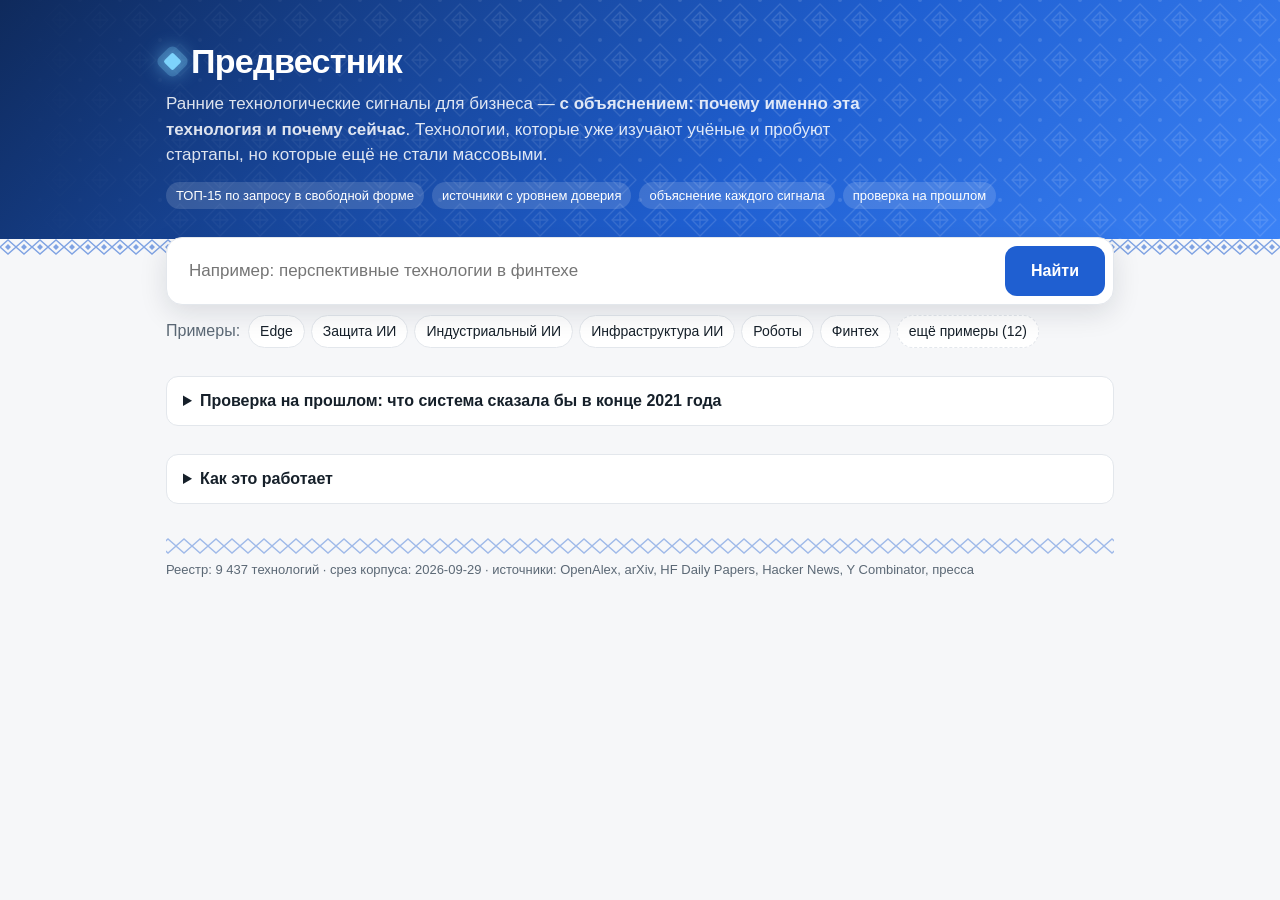
<file: web/index.html>
<!doctype html>
<html lang="ru">
<head>
  <meta charset="utf-8">
  <meta name="viewport" content="width=device-width, initial-scale=1">
  <title>Предвестник — ранние технологические сигналы</title>
  <meta name="description" content="Технологии на ранней стадии — по данным науки, стартапов и прессы">
  <link rel="stylesheet" href="styles.css?v=29">
</head>
<body>
  <header class="top">
    <div class="wrap">
      <h1>Предвестник</h1>
      <p class="lead">Ранние технологические сигналы для бизнеса — <b>с объяснением: почему именно эта технология и почему сейчас</b>. Технологии, которые уже изучают учёные и пробуют стартапы, но которые ещё не стали массовыми.</p>
      <div class="tags"><span>ТОП-15 по запросу в свободной форме</span><span>источники с уровнем доверия</span><span>объяснение каждого сигнала</span><span>проверка на прошлом</span></div>
    </div>
  </header>
  <div class="ornament" aria-hidden="true"></div>

  <main class="wrap">
    <form id="search" class="search" role="search" autocomplete="off">
      <label for="q" class="visually-hidden">Направление или вопрос</label>
      <input id="q" name="q" type="search" placeholder="Например: перспективные технологии в финтехе" required>
      <button type="submit">Найти</button>
    </form>
    <div class="examples" aria-label="Примеры запросов">
      <span class="muted">Примеры:</span>
      <div id="examples" class="chips"></div>
    </div>

    <section id="status" class="status" aria-live="polite"></section>

    <section id="results" aria-live="polite"></section>

    <details class="about" id="time-machine-box">
      <summary>Проверка на прошлом: что система сказала бы в конце 2021 года</summary>
      <div id="time-machine"></div>
    </details>

    <details class="about">
      <summary>Как это работает</summary>
      <ol>
        <li><b>Не верить машине на слово.</b> Слабый сигнал — вывод в условиях неопределённости. Поэтому у каждого вывода видна его база: источники с датой и дословной цитатой, данные по годам, вклад каждого признака в балл. Эксперт проверяет, почему система так решила, и решает сам, а не следует за моделью вслепую.</li>
        <li><b>Реестр заранее.</b> По миллионам научных работ (OpenAlex, arXiv), заголовкам Hacker News, стартапам Y Combinator и прессе заранее собран реестр технологий с рядами по годам. Запрос не ходит в интернет — выдача опирается на измеренные данные.</li>
        <li><b>Отбор по смыслу.</b> Запрос сопоставляется с реестром по смыслу, поэтому можно писать по-русски своими словами.</li>
        <li><b>Балл ранжирования.</b> Градиентный бустинг, обученный на ≈1 000 размеченных технологиях (слабый сигнал или нет), оценивает, насколько технология похожа на ранний сигнал, а не на зрелую технологию, академическую нишу или угасший хайп. Для каждой технологии видно, из чего сложилась оценка (SHAP).</li>
        <li><b>Где найден сигнал.</b> В каких слоях корпуса есть технология: наука, сообщество разработчиков, стартапы, пресса, энциклопедия. Это то, что показывают данные, без выводов о зрелости.</li>
      </ol>
      <div id="model-global"></div>
    </details>
  </main>

  <footer class="wrap foot" id="foot"></footer>

  <template id="row-tpl">
    <article class="row">
      <button class="row-head" type="button" aria-expanded="false">
        <span class="rank"></span>
        <span class="names"><span class="name"></span><span class="orig"></span></span>
        <span class="mid"><span class="why"></span><span class="stage"></span></span>
        <span class="meter" role="img"><span class="bar"><span class="fill"></span></span><span class="val"></span></span>
        <span class="chev" aria-hidden="true">›</span>
      </button>
      <div class="card" hidden></div>
    </article>
  </template>

  <script src="app.js?v=30"></script>
</body>
</html>
</file>
<file: web/styles.css>
:root {
  --bg: #f6f7f9; --surface: #ffffff; --text: #16202a; --muted: #5b6875; --line: #e3e7ec;
  --accent: #1f5fd1; --accent-soft: #e8f0fd; --pos: #1b8a5a; --neg: #c24a3a; --warn: #b7791f;
  --science: #1f5fd1; --hn: #e0701b; --yc: #7a4fd0; --press: #2b8a8a; --wiki: #6b7280;
  --radius: 12px; --shadow: 0 1px 2px rgba(16,24,40,.06), 0 2px 8px rgba(16,24,40,.04);
}
@media (prefers-color-scheme: dark) {
  :root {
    --bg: #0f1419; --surface: #171e25; --text: #e6eaee; --muted: #9aa7b3; --line: #26313b;
    --accent: #6ea0ff; --accent-soft: #1b2a44; --pos: #4cc38a; --neg: #ef7b6b; --warn: #e2b04f;
    --science: #6ea0ff; --hn: #f39a52; --yc: #a98cf0; --press: #5cc3c3; --wiki: #9aa3ad;
    --shadow: none;
  }
}
* { box-sizing: border-box; }
body { margin: 0; background: var(--bg); color: var(--text);
  font: 16px/1.5 -apple-system, BlinkMacSystemFont, "Segoe UI", Roboto, "Helvetica Neue", Arial, sans-serif; }
.wrap { max-width: 980px; margin: 0 auto; padding: 0 16px; }
.visually-hidden { position: absolute; width: 1px; height: 1px; overflow: hidden; clip: rect(0 0 0 0); }
.muted { color: var(--muted); }

.top { background: var(--surface); border-bottom: 1px solid var(--line); padding: 28px 0 20px; }
.top h1 { margin: 0 0 4px; font-size: 28px; letter-spacing: -.01em; }
.lead { margin: 0; color: var(--muted); max-width: 680px; }

.search { display: flex; gap: 8px; margin: 24px 0 10px; }
.search input { flex: 1; min-width: 0; font: inherit; padding: 12px 14px; border: 1px solid var(--line);
  border-radius: var(--radius); background: var(--surface); color: var(--text); }
.search input:focus { outline: 2px solid var(--accent); outline-offset: 1px; }
.search button { font: inherit; font-weight: 600; padding: 0 20px; border: 0; border-radius: var(--radius);
  background: var(--accent); color: #fff; cursor: pointer; }
.examples { display: flex; flex-wrap: wrap; align-items: center; gap: 8px; margin-bottom: 18px; }
.chips { display: flex; flex-wrap: wrap; gap: 6px; }
.chip { font: inherit; font-size: 14px; padding: 5px 11px; border-radius: 999px; border: 1px solid var(--line);
  background: var(--surface); color: var(--text); cursor: pointer; }
.chip:hover, .chip[aria-pressed="true"] { border-color: var(--accent); background: var(--accent-soft); }

.status { margin: 8px 0 12px; color: var(--muted); font-size: 15px; }
.status b { color: var(--text); }
.note { background: var(--accent-soft); border-radius: var(--radius); padding: 10px 14px; color: var(--text); }

.row { background: var(--surface); border: 1px solid var(--line); border-radius: var(--radius);
  box-shadow: var(--shadow); margin-bottom: 8px; overflow: hidden; }
.row-head { width: 100%; display: grid; grid-template-columns: 34px minmax(0, 1.3fr) minmax(0, 1.6fr) 120px 18px;
  gap: 12px; align-items: center; padding: 12px 14px; background: none; border: 0; color: inherit;
  font: inherit; text-align: left; cursor: pointer; }
.row-head:focus-visible { outline: 2px solid var(--accent); outline-offset: -2px; }
.rank { font-weight: 700; color: var(--muted); font-variant-numeric: tabular-nums; }
.names { display: flex; flex-direction: column; min-width: 0; }
.name { font-weight: 600; }
.orig { font-size: 13px; color: var(--muted); overflow: hidden; text-overflow: ellipsis; white-space: nowrap; }
.why { font-size: 14px; color: var(--muted); }
.meter { display: flex; align-items: center; gap: 8px; }
.bar { flex: 1; height: 6px; border-radius: 3px; background: var(--line); overflow: hidden; }
.fill { display: block; height: 100%; background: var(--accent); border-radius: 3px; }
.val { font-size: 13px; font-variant-numeric: tabular-nums; color: var(--muted); width: 30px; text-align: right; }
.chev { color: var(--muted); transition: transform .15s; font-size: 20px; }
.row-head[aria-expanded="true"] .chev { transform: rotate(90deg); }

.card { border-top: 1px solid var(--line); padding: 16px 18px 18px; display: grid; gap: 18px;
  grid-template-columns: 1fr 1fr; }
.card[hidden] { display: none; }   /* иначе display: grid выше перебивает атрибут hidden */
.card h3 { margin: 0 0 8px; font-size: 13px; text-transform: uppercase; letter-spacing: .04em; color: var(--muted); }
.card section.wide { grid-column: 1 / -1; }
.card > section { min-width: 0; overflow-wrap: break-word; }   /* длинные слова и ссылки не выталкивают сетку за экран */
.facts { margin: 0; padding-left: 18px; }
.facts li { margin-bottom: 4px; }

.ladder { display: flex; gap: 6px; flex-wrap: wrap; }
.step { flex: 1; min-width: 96px; border: 1px solid var(--line); border-radius: 10px; padding: 8px 10px; font-size: 13px; }
.step b { display: block; font-size: 14px; }
.step.on { border-color: transparent; background: var(--accent-soft); }
.step.off { color: var(--muted); border-style: dashed; }
.step.na { color: var(--muted); }

.spark { width: 100%; height: 120px; }
.legend { display: flex; gap: 14px; font-size: 13px; color: var(--muted); flex-wrap: wrap; }
.legend i { display: inline-block; width: 10px; height: 3px; border-radius: 2px; margin-right: 5px; vertical-align: middle; }

.contrib { display: grid; grid-template-columns: minmax(0, 1fr) 160px; gap: 4px 10px; font-size: 14px; align-items: center; }
.cbar { position: relative; height: 10px; }
.cbar::before { content: ""; position: absolute; left: 50%; top: -2px; bottom: -2px; width: 1px; background: var(--line); }
.cbar span { position: absolute; top: 0; height: 10px; border-radius: 2px; }
.cbar .p { left: 50%; background: var(--pos); }
.cbar .n { right: 50%; background: var(--neg); }

.gen { font-size: 12px; color: var(--muted); margin-left: 6px; }
.placeholder { color: var(--muted); font-style: italic; }
.text p { margin: 0 0 8px; }

ul.src { list-style: none; margin: 0; padding: 0; }
ul.src li { padding: 8px 0; border-bottom: 1px solid var(--line); }
ul.src li:last-child { border-bottom: 0; }
ul.src a { color: var(--accent); text-decoration: none; font-weight: 500; }
ul.src a:hover { text-decoration: underline; }
ul.src .meta { font-size: 13px; color: var(--muted); margin-top: 2px; }
.trust::before { content: ""; display: inline-block; width: 8px; height: 8px; border-radius: 50%; margin-right: 6px; vertical-align: 1px; }
.trust.hi::before { background: var(--pos); } .trust.mid::before { background: var(--warn); } .trust.lo::before { background: var(--neg); }

.about { margin: 28px 0; background: var(--surface); border: 1px solid var(--line); border-radius: var(--radius); padding: 12px 16px; }
.about summary { cursor: pointer; font-weight: 600; }
.about li { margin: 6px 0; }
.foot { color: var(--muted); font-size: 13px; padding-bottom: 32px; }

@media (max-width: 720px) {
  .row-head { grid-template-columns: 26px minmax(0, 1fr) 18px; }
  .row-head .why { grid-column: 2 / 3; }
  .row-head .meter { grid-column: 2 / 3; }
  .card { grid-template-columns: 1fr; padding: 14px; }
  .contrib { grid-template-columns: minmax(0, 1fr) 110px; }
  .top h1 { font-size: 24px; }
}

/* карточка: «Коротко» наверху, свёрнутые подробности */
.brief .lead-why { font-size: 17px; line-height: 1.45; margin: 0 0 10px; font-weight: 500; }
.brief p { margin: 0 0 8px; }
.gen-note { font-size: 12px; color: var(--muted, #6b7280); margin: 6px 0 0; }
details.more { margin-top: 10px; }
details.more > summary { cursor: pointer; font-size: 14px; color: var(--accent, #2b59c3); }
.chip-more { border-style: dashed; }
.more-chips { display: flex; flex-wrap: wrap; gap: 8px; margin-top: 8px; width: 100%; }
.more-chips[hidden] { display: none; }

/* водопад SHAP */
.wf { display: grid; gap: 3px; font-size: 14px; margin: 4px 0; }
.wf-row { display: grid; grid-template-columns: minmax(0, 1fr) minmax(120px, 42%) 52px; gap: 10px; align-items: center; }
.wf-head, .wf-row:last-child { font-weight: 600; }
.wf-row:last-child { border-top: 1px solid var(--line); padding-top: 4px; margin-top: 2px; }
.wf-track { position: relative; height: 14px; }
.wf-zero { position: absolute; top: -3px; bottom: -3px; width: 1px; background: var(--muted); opacity: .5; }
.wf-bar { position: absolute; top: 1px; height: 12px; border-radius: 3px; }
.wf-bar.p { background: var(--pos); } .wf-bar.n { background: var(--neg); }
.wf-bar.total { top: 0; height: 14px; }
.wf-val { font-variant-numeric: tabular-nums; text-align: right; font-size: 13px; }
.wf-val.p { color: var(--pos); } .wf-val.n { color: var(--neg); }

/* динамика: малые графики с осями */
.minis { display: grid; gap: 6px; }
.mini svg { width: 100%; height: auto; display: block; }
.mini-title { font-size: 13px; margin-bottom: 2px; }
.mini-title i { display: inline-block; width: 10px; height: 3px; border-radius: 2px; margin-right: 6px; vertical-align: middle; }
@media (max-width: 640px) { .wf-row { grid-template-columns: minmax(0, 1fr) 90px 46px; } }

/* лестница зрелости */
.ladder-svg { width: 100%; height: auto; display: block; max-width: 420px; }

/* паспорт сигнала */
details.passport { margin-top: 12px; border: 1px solid var(--accent); border-radius: var(--radius); padding: 0; }
details.passport > summary { cursor: pointer; padding: 10px 14px; font-weight: 600; color: var(--accent); list-style: none; }
details.passport > summary::before { content: "▸ "; }
details.passport[open] > summary::before { content: "▾ "; }
details.passport[open] > summary { border-bottom: 1px solid var(--line); }
.pp { list-style: none; margin: 0; padding: 10px 14px 4px; display: grid; gap: 10px; }
.pp li { display: grid; grid-template-columns: 26px minmax(0, 1fr); gap: 8px; }
.pp li p { margin: 2px 0 0; }
.pp-n { width: 22px; height: 22px; border-radius: 50%; background: var(--accent); color: #fff; font-size: 12px;
        display: inline-flex; align-items: center; justify-content: center; font-weight: 700; }
.pp blockquote { margin: 6px 0 0; padding: 6px 10px; border-left: 3px solid var(--accent); background: var(--accent-soft);
                 font-size: 13px; }
.pp-ok { margin: 10px 14px 0; font-size: 13px; color: var(--pos); }
.pp-warn { margin: 10px 14px 0; font-size: 13px; color: var(--neg); }
details.passport .gen-note { padding: 0 14px 10px; }

.verif { font-size: 13px; margin: 8px 0 0; padding: 8px 10px; border-radius: 8px; background: var(--accent-soft); }
.verif.warn { background: transparent; border: 1px dashed var(--line); }
.verif .q { font-style: italic; }

/* «ещё по теме» за пределами ТОП-15 */
.more-btn { display: block; margin: 14px auto 4px; padding: 10px 18px; border-radius: 10px; border: 1px solid var(--accent);
  background: transparent; color: var(--accent); font: inherit; font-weight: 600; cursor: pointer; }
.more-btn:hover { background: var(--accent); color: #fff; }
.more-sep { margin: 18px 0 8px; padding-top: 12px; border-top: 1px dashed var(--muted); color: var(--muted); font-size: 13px; }
.unverified .rank { opacity: .55; }
.unverified .name::after { content: " · не проверено моделью"; font-weight: 400; font-size: 12px; color: var(--muted); }

/* ===== Предвестник: оформление ===== */
.top { background: linear-gradient(135deg, #0f2a5c 0%, #1f5fd1 60%, #3b82f6 100%); border-bottom: 0; color: #fff; padding: 36px 0 30px; }
.top h1 { font-size: 34px; letter-spacing: -.02em; display: flex; align-items: center; gap: 12px; }
.top h1::before { content: ""; width: 14px; height: 14px; border-radius: 50%; background: #7dd3fc;
  box-shadow: 0 0 0 6px rgba(125,211,252,.25), 0 0 18px 6px rgba(125,211,252,.45); }
.top .lead { color: rgba(255,255,255,.86); font-size: 17px; max-width: 720px; }
.top .tags { display: flex; flex-wrap: wrap; gap: 8px; margin-top: 14px; }
.top .tags span { font-size: 13px; padding: 4px 10px; border-radius: 999px; background: rgba(255,255,255,.14); color: #fff; }
.search { margin-top: -22px; position: relative; background: var(--surface); padding: 8px; border-radius: 16px;
  box-shadow: 0 8px 28px rgba(16,24,40,.12); border: 1px solid var(--line); }
.search input { border: 0; font-size: 17px; }
.search input:focus { outline: none; }
.search button { border-radius: 12px; padding: 0 26px; }

.row { border-radius: 14px; transition: box-shadow .15s, border-color .15s; }
.row:hover { border-color: color-mix(in srgb, var(--accent) 35%, var(--line)); box-shadow: 0 4px 16px rgba(16,24,40,.08); }
.row-head { grid-template-columns: 34px minmax(0, 1.2fr) minmax(0, 1.7fr) 110px 18px; padding: 14px 16px; }
.rank { font-size: 15px; width: 28px; height: 28px; border-radius: 50%; display: inline-flex; align-items: center;
  justify-content: center; background: var(--accent-soft); color: var(--accent); }
.mid { display: flex; flex-direction: column; gap: 4px; min-width: 0; }
.mid .why { color: var(--text); opacity: .85; display: -webkit-box; -webkit-line-clamp: 2; -webkit-box-orient: vertical; overflow: hidden; }
.stage { align-self: flex-start; font-size: 12px; color: var(--accent); background: var(--accent-soft); padding: 1px 8px; border-radius: 999px; }
.stage:empty { display: none; }
.val { font-weight: 700; color: var(--text); }

.sig .kicker { font-size: 12px; text-transform: uppercase; letter-spacing: .06em; color: var(--muted); margin-bottom: 6px; }
.card h3.blk { margin: 18px 0 8px; }
.card h3.blk:first-of-type { margin-top: 0; }
.sig .big { font-size: 18px; line-height: 1.5; margin: 0 0 14px; font-weight: 500; }
.tri { display: grid; grid-template-columns: repeat(3, minmax(0, 1fr)); gap: 12px; }
.panel { background: var(--bg); border: 1px solid var(--line); border-radius: 12px; padding: 12px 14px; }
.panel h4 { margin: 0 0 6px; font-size: 14px; color: var(--accent); }
.panel p { margin: 0 0 6px; font-size: 15px; }
.panel .facts { font-size: 14px; }
.small { font-size: 13px; color: var(--muted); }
.small b { color: var(--text); font-weight: 600; }
.note-small { font-size: 12px; color: var(--muted); margin: 6px 0 0; font-style: italic; }
ul.orgs { list-style: none; margin: 0; padding: 0; display: flex; flex-wrap: wrap; gap: 8px; }
ul.orgs li { border: 1px solid var(--line); border-radius: 10px; padding: 6px 10px; font-size: 14px; display: flex; flex-direction: column; }
ul.orgs li span { font-size: 12px; color: var(--muted); }
ol.evid { margin: 0; padding-left: 20px; display: grid; gap: 8px; }
ol.evid a { color: var(--accent); text-decoration: none; font-weight: 500; }
ol.evid a:hover { text-decoration: underline; }
ol.evid .what { font-size: 13px; color: var(--muted); }
details.more-all { border-top: 1px dashed var(--line); padding-top: 10px; }
details.more-all > summary { cursor: pointer; font-weight: 600; color: var(--accent); padding: 6px 0; }
.more-grid { display: grid; grid-template-columns: 1fr 1fr; gap: 18px; margin-top: 12px; }
.more-grid section.wide { grid-column: 1 / -1; }
.more-grid section { min-width: 0; }
.card { grid-template-columns: 1fr; }

@media (max-width: 720px) {
  .tri, .more-grid { grid-template-columns: 1fr; }
  .row-head { grid-template-columns: 30px minmax(0, 1fr) 18px; }
  .row-head .mid, .row-head .meter { grid-column: 2 / 3; }
  .top h1 { font-size: 28px; }
}
@media (prefers-color-scheme: dark) {
  .top { background: linear-gradient(135deg, #0b1b3a 0%, #173f8c 60%, #2356b8 100%); }
}

/* ===== славянский орнамент: те же цвета, геометрия вышивки — ромбы, «засеянное поле», зубчатая кайма ===== */
.top { position: relative; overflow: hidden; }
.top::after { content: ""; position: absolute; inset: 0; pointer-events: none; opacity: .13;
  background-image: url("data:image/svg+xml,%3Csvg xmlns='http://www.w3.org/2000/svg' width='40' height='40' viewBox='0 0 40 40'%3E%3Cg fill='none' stroke='white' stroke-width='1.3'%3E%3Cpath d='M20 4 L36 20 L20 36 L4 20 Z'/%3E%3Cpath d='M20 12 L28 20 L20 28 L12 20 Z'/%3E%3Cpath d='M20 12 V28 M12 20 H28'/%3E%3C/g%3E%3Cg fill='white'%3E%3Ccircle cx='0' cy='0' r='2'/%3E%3Ccircle cx='40' cy='0' r='2'/%3E%3Ccircle cx='0' cy='40' r='2'/%3E%3Ccircle cx='40' cy='40' r='2'/%3E%3C/g%3E%3C/svg%3E");
  -webkit-mask-image: linear-gradient(90deg, transparent 0%, #000 55%, #000 100%);
          mask-image: linear-gradient(90deg, transparent 0%, #000 55%, #000 100%); }
.top .wrap { position: relative; z-index: 1; }
.ornament { height: 16px; background-repeat: repeat-x; background-position: center;
  background-image: url("data:image/svg+xml,%3Csvg xmlns='http://www.w3.org/2000/svg' width='32' height='16' viewBox='0 0 32 16'%3E%3Cpath d='M0 8 L8 1 L16 8 L24 1 L32 8 M0 8 L8 15 L16 8 L24 15 L32 8' fill='none' stroke='%231f5fd1' stroke-width='1.4'/%3E%3Cpath d='M8 5 L11 8 L8 11 L5 8 Z M24 5 L27 8 L24 11 L21 8 Z' fill='%231f5fd1'/%3E%3C/svg%3E");
  opacity: .55; margin-bottom: 4px; }
.top h1::before { border-radius: 2px; transform: rotate(45deg); width: 13px; height: 13px; }
.more-sep { border-top: 0; padding-top: 18px; position: relative; }
.more-sep::before { content: ""; position: absolute; left: 0; right: 0; top: 0; height: 12px; opacity: .45;
  background: url("data:image/svg+xml,%3Csvg xmlns='http://www.w3.org/2000/svg' width='24' height='12' viewBox='0 0 24 12'%3E%3Cpath d='M12 1 L17 6 L12 11 L7 6 Z' fill='none' stroke='%231f5fd1' stroke-width='1.2'/%3E%3Ccircle cx='0' cy='6' r='1.2' fill='%231f5fd1'/%3E%3Ccircle cx='24' cy='6' r='1.2' fill='%231f5fd1'/%3E%3C/svg%3E") repeat-x center; }
.row-head[aria-expanded="true"] { background: linear-gradient(90deg, var(--accent-soft), transparent 60%); }
.panel { position: relative; }
.panel::before { content: ""; position: absolute; top: 10px; right: 10px; width: 10px; height: 10px; transform: rotate(45deg);
  border: 1.4px solid var(--accent); opacity: .35; border-radius: 1px; }
.sig .kicker::before { content: "◆ "; color: var(--accent); opacity: .6; }
.foot { position: relative; padding-top: 28px; }
.foot::before { content: ""; position: absolute; left: 16px; right: 16px; top: 6px; height: 16px; opacity: .4;
  background: url("data:image/svg+xml,%3Csvg xmlns='http://www.w3.org/2000/svg' width='32' height='16' viewBox='0 0 32 16'%3E%3Cpath d='M0 8 L8 1 L16 8 L24 1 L32 8 M0 8 L8 15 L16 8 L24 15 L32 8' fill='none' stroke='%231f5fd1' stroke-width='1.4'/%3E%3C/svg%3E") repeat-x center; }
@media (prefers-color-scheme: dark) { .ornament, .more-sep::before, .foot::before { filter: brightness(1.8); } }

/* оси слабости в карточке (порядок v2): те же полоски, что балл в строке */
.axes { display: grid; gap: 6px; margin: 6px 0 10px; }
.axis { display: grid; grid-template-columns: minmax(180px, 1fr) 2fr 36px; align-items: center; gap: 10px; font-size: 13px; }
.axis-name { color: var(--muted); }
</file>
